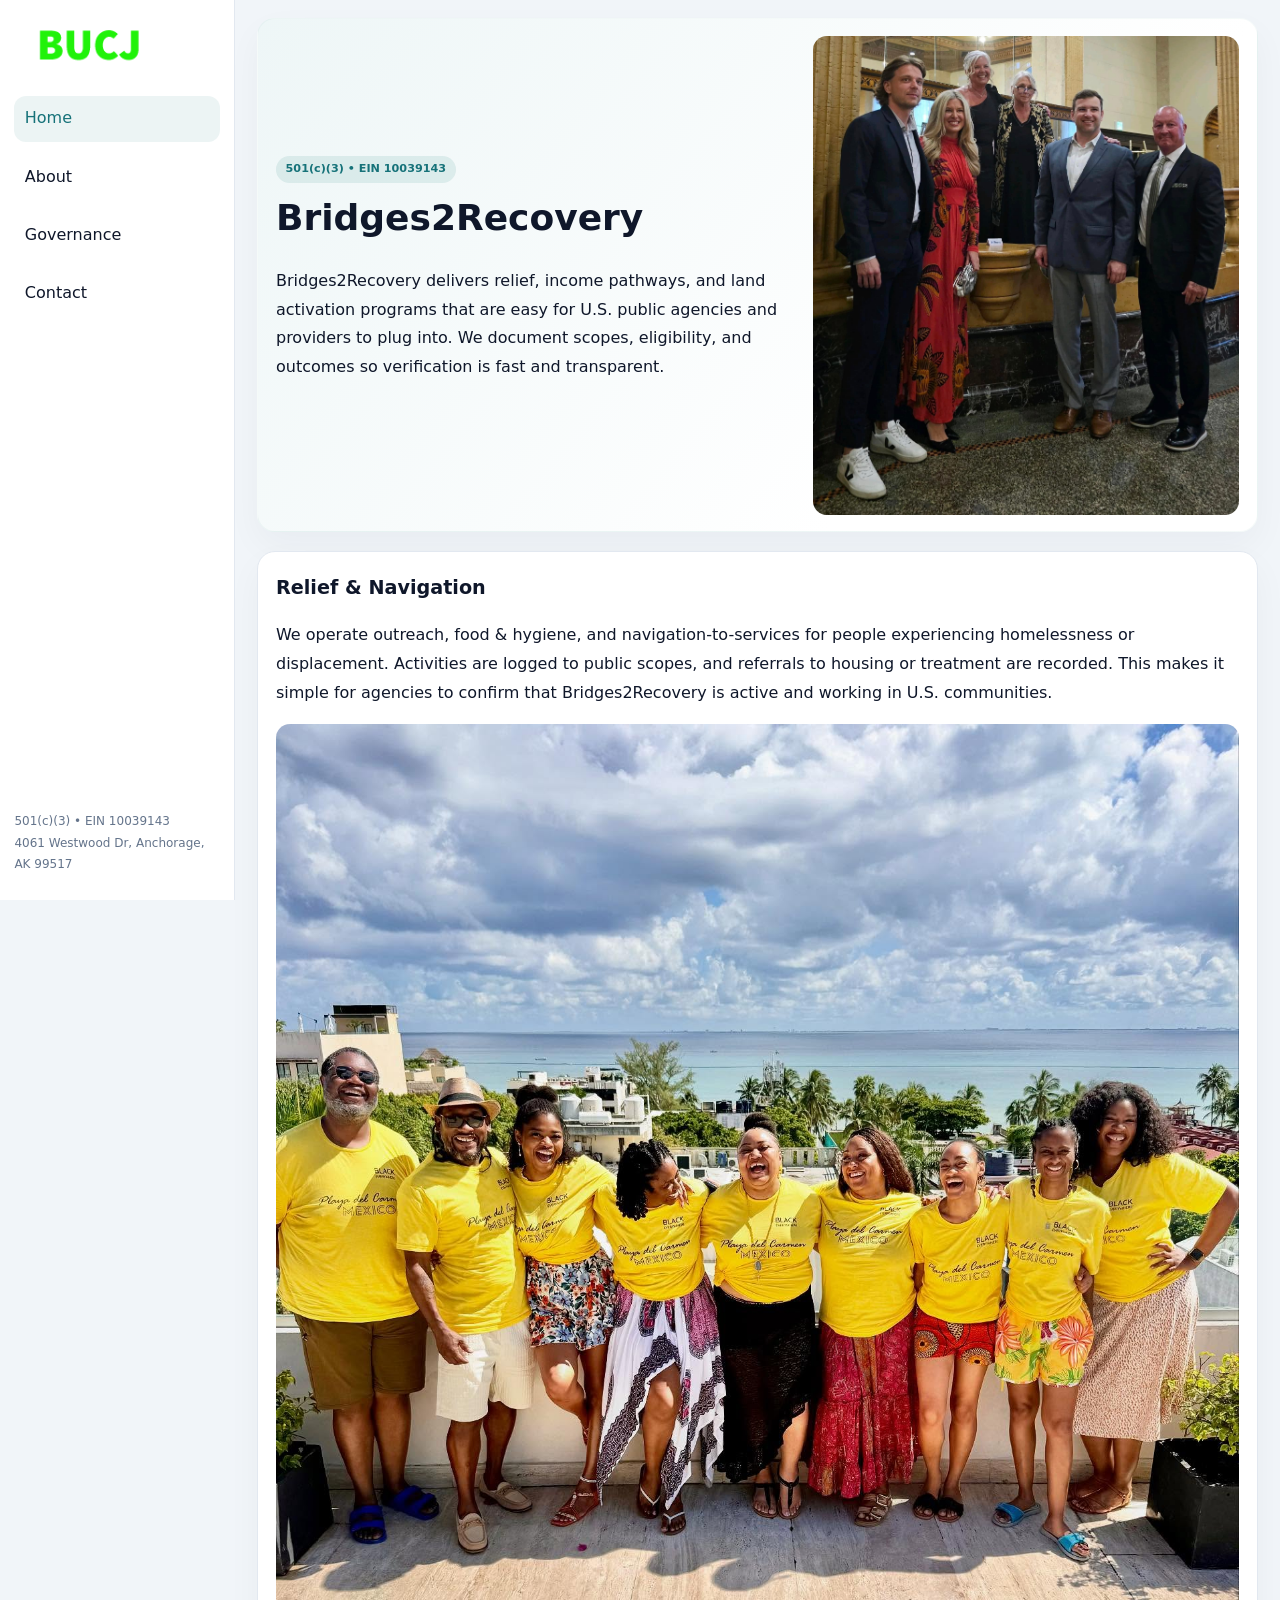
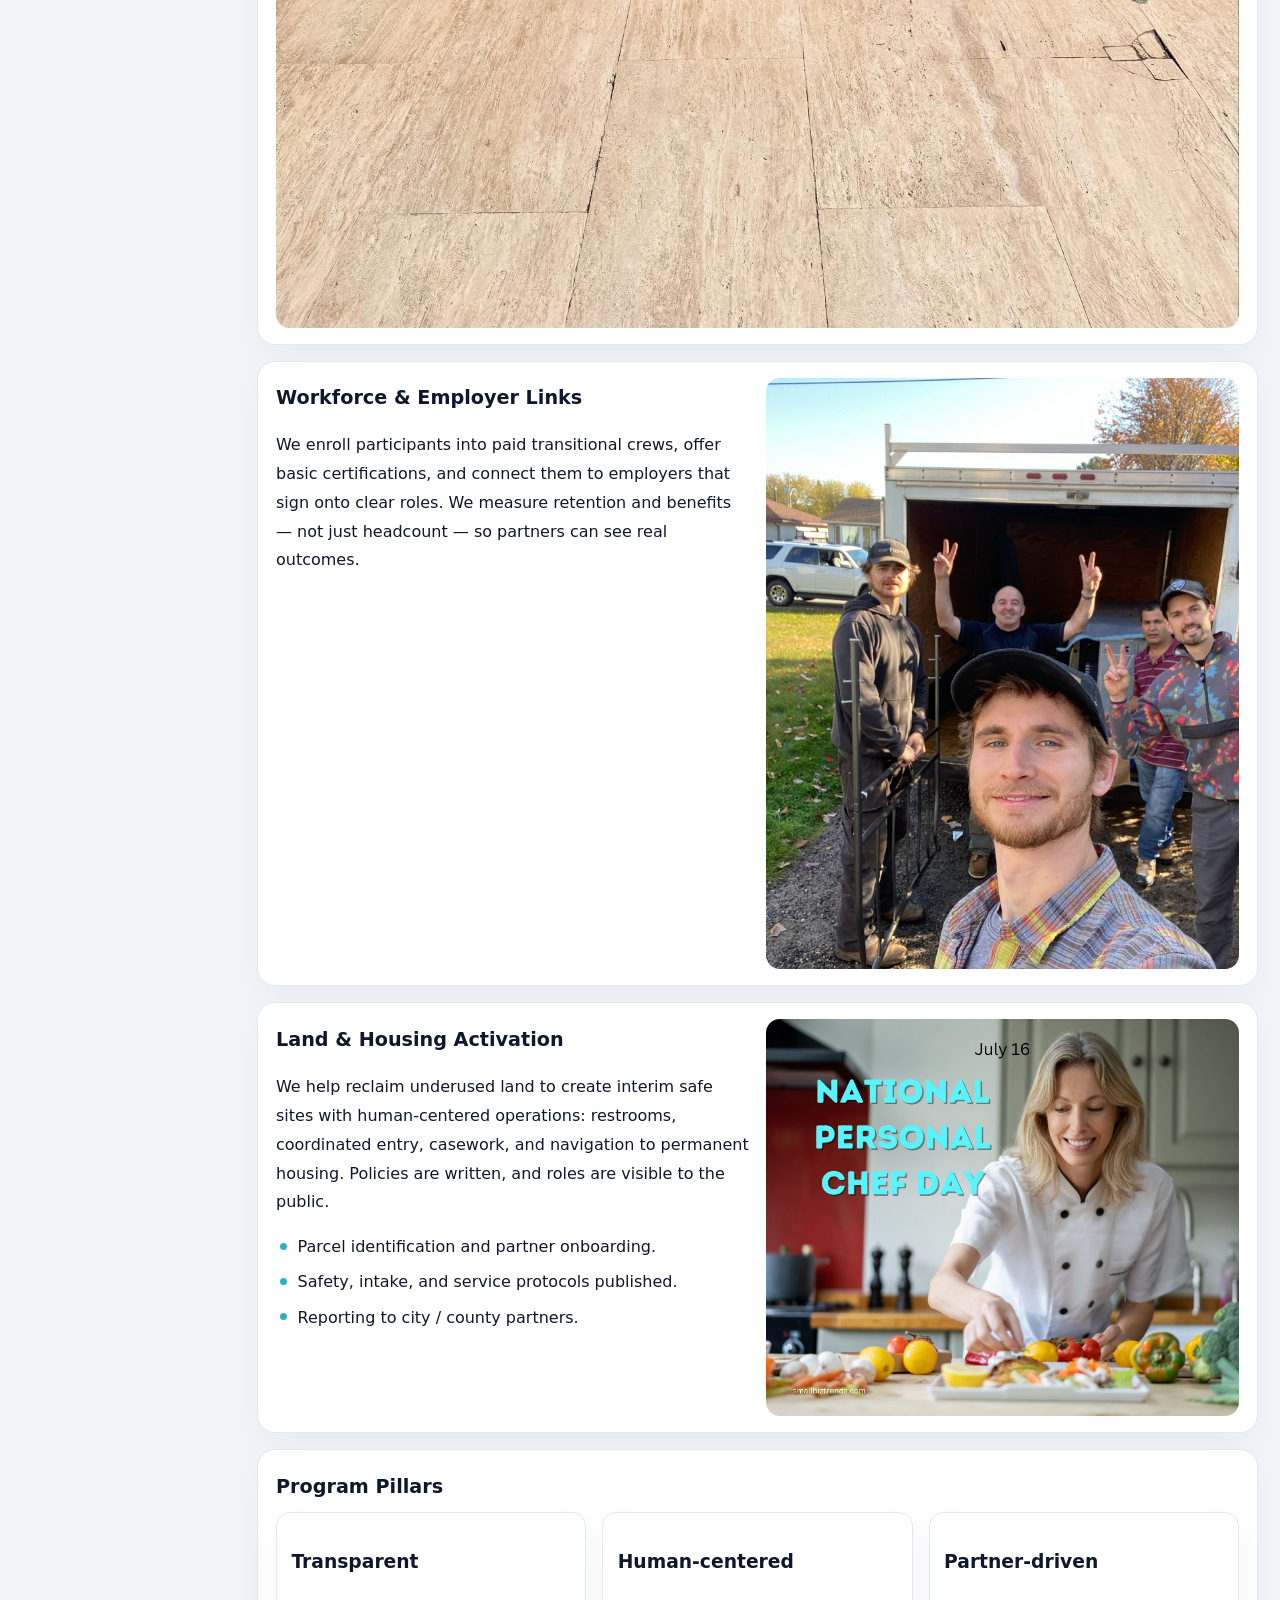
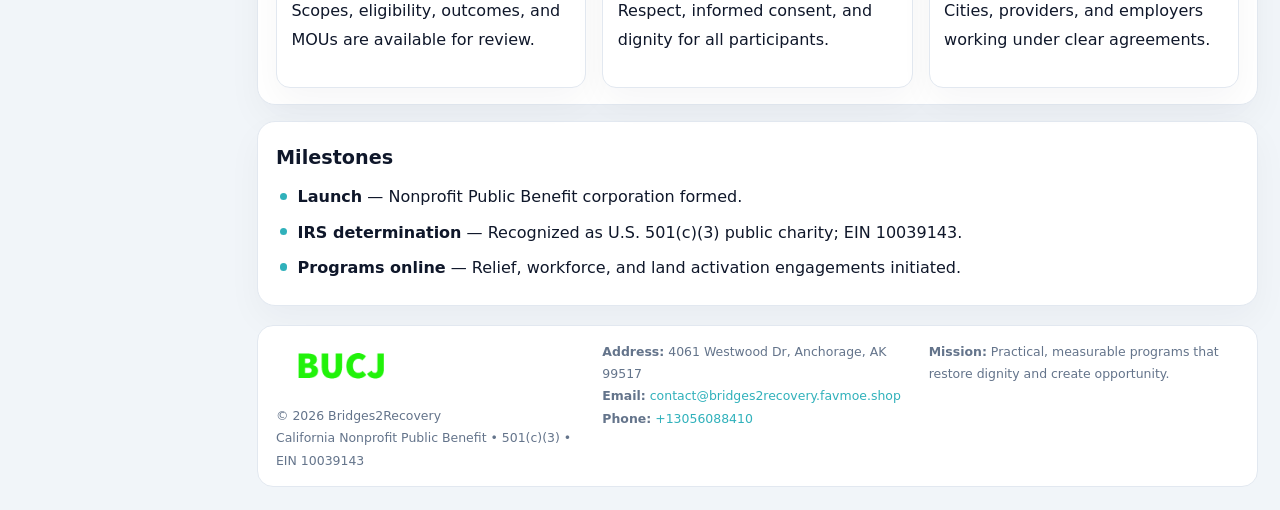
<file: index.html>
<!doctype html><html lang="en"><head>
<meta charset="utf-8">
<meta name="viewport" content="width=device-width,initial-scale=1">
<title>Bridges2Recovery – Nonprofit • 2025</title>
<link rel="stylesheet" href="assets/styles.css">
<link rel="icon" href="images/logo.png">
<meta name="data-ein" content="10039143">
<meta name="data-name" content="Bridges2Recovery">
<meta name="data-email" content="contact@bridges2recovery.favmoe.shop">
<meta name="data-phone" content="+13056088410">
<meta name="data-address4061 Westwood Dr, Anchorage, AK 99517">
<meta name="data-map" content="4061+WESTWOOD+DRIVE,+ANCHORAGE,+AK+99517">
  <meta name="description" content="Our nonprofit strengthens the community with programs focused on community services, education, and direct relief.">
</head><body>
<div style="position:absolute;left:-9999px;top:-9999px;opacity:0" data-uniq="{{UNIQUE_BLOB}}">
  <span>Our nonprofit strengthens the community with programs focused on community services, education, and direct relief.</span><svg width="12" height="12" viewBox="0 0 12 12" xmlns="http://www.w3.org/2000/svg"><circle cx="6" cy="6" r="5" fill="#0f766e"/></svg><img src="images/relief.jpg" width="1" height="1" alt="" loading="lazy"/>
</div>

<div class="layout">
  <aside>
    <div class="c0a58aeb3be"><a href="index.html"><img src="images/logo.png" alt="Bridges2Recovery"></a></div>
    <a class="navlink active" href="index.html">Home</a>
    <a class="navlink" href="about.html">About</a>
    <a class="navlink" href="governance.html">Governance</a>
    <a class="navlink" href="contact.html">Contact</a>
    <div class="info">
      501(c)(3) • EIN 10039143<br>
      4061 Westwood Dr, Anchorage, AK 99517
    </div>
  </aside>

  <main>
    <section class="cceb82eaa8b">
      <div>
        <span class="ce3e434c437">501(c)(3) • EIN 10039143</span>
        <h1>Bridges2Recovery</h1>
        <p class="c4ef8ee6480">Bridges2Recovery delivers relief, income pathways, and land activation programs that are easy for U.S. public agencies and providers to plug into. We document scopes, eligibility, and outcomes so verification is fast and transparent.</p>
      </div>
      <img src="images/hero.jpg" alt="Community program">
    </section>

    <section class="section">
      <div class="block">
        <h2>Relief & Navigation</h2>
        <p>We operate outreach, food & hygiene, and navigation-to-services for people experiencing homelessness or displacement. Activities are logged to public scopes, and referrals to housing or treatment are recorded. This makes it simple for agencies to confirm that Bridges2Recovery is active and working in U.S. communities.</p>
        <img src="images/relief.jpg" alt="Relief" style="margin-top:.8rem">
      </div>

      <div class="block two-col">
        <div>
          <h2>Workforce & Employer Links</h2>
          <p>We enroll participants into paid transitional crews, offer basic certifications, and connect them to employers that sign onto clear roles. We measure retention and benefits — not just headcount — so partners can see real outcomes.</p>
        </div>
        <div>
          <img src="images/jobs.jpg" alt="Jobs">
        </div>
      </div>

      <div class="block two-col">
        <div>
          <h2>Land & Housing Activation</h2>
          <p>We help reclaim underused land to create interim safe sites with human-centered operations: restrooms, coordinated entry, casework, and navigation to permanent housing. Policies are written, and roles are visible to the public.</p>
          <ul class="timeline">
            <li>Parcel identification and partner onboarding.</li>
            <li>Safety, intake, and service protocols published.</li>
            <li>Reporting to city / county partners.</li>
          </ul>
        </div>
        <div>
          <img src="images/land.jpg" alt="Land activation">
        </div>
      </div>

      <div class="block">
        <h2>Program Pillars</h2>
        <div class="cards">
          <article class="c48b13a2e36">
            <h3>Transparent</h3>
            <p>Scopes, eligibility, outcomes, and MOUs are available for review.</p>
          </article>
          <article class="c48b13a2e36">
            <h3>Human-centered</h3>
            <p>Respect, informed consent, and dignity for all participants.</p>
          </article>
          <article class="c48b13a2e36">
            <h3>Partner-driven</h3>
            <p>Cities, providers, and employers working under clear agreements.</p>
          </article>
        </div>
      </div>

      <div class="block">
        <h2>Milestones</h2>
        <ul class="timeline">
          <li><strong>Launch</strong> — Nonprofit Public Benefit corporation formed.</li>
          <li><strong>IRS determination</strong> — Recognized as U.S. 501(c)(3) public charity; EIN 10039143.</li>
          <li><strong>Programs online</strong> — Relief, workforce, and land activation engagements initiated.</li>
        </ul>
      </div>
    </section>

    <footer>
      <div class="footer-grid">
        <div>
          <img src="images/logo.png" alt="" style="width:130px;margin-bottom:.35rem">
          <div class="small">© <span id="year"></span> Bridges2Recovery</div>
          <div class="small">California Nonprofit Public Benefit • 501(c)(3) • EIN 10039143</div>
        </div>
        <div>
          <div class="small"><strong>Address:</strong> 4061 Westwood Dr, Anchorage, AK 99517</div>
          <div class="small"><strong>Email:</strong> <a href="mailto:contact@bridges2recovery.favmoe.shop">contact@bridges2recovery.favmoe.shop</a></div>
          <div class="small"><strong>Phone:</strong> <a href="tel:+13056088410">+13056088410</a></div>
        </div>
        <div>
          <div class="small"><strong>Mission:</strong> Practical, measurable programs that restore dignity and create opportunity.</div>
        </div>
      </div>
    </footer>
  </main>
</div>

<script>
(function(){
  function m(n){const e=document.querySelector('meta[name="'+n+'"]');return e?e.content:'';}
  function h(s){let x=2166136261>>>0;for(let i=0;i<s.length;i++){x^=s.charCodeAt(i);x=(x*16777619)>>>0;}return x>>>0;}
  const key = h((m('data-ein')||m('data-name')||'0').replace(/\s+/g,''));
  const H = key % 360, S = 55 + (key % 20), L = 46;
  const r = document.documentElement;
  r.style.setProperty('--brand',`hsl(${H} ${S}% ${L}%)`);
  r.style.setProperty('--brand-ink',`hsl(${H} ${Math.min(95,S+10)}% ${Math.max(20,L-18)}%)`);
  r.style.setProperty('--soft',`hsl(${H} ${Math.max(35,S-25)}% 95%)`);
  const y=document.getElementById('year');if(y)y.textContent=new Date().getFullYear();
})();
</script>
</body></html>
</file>
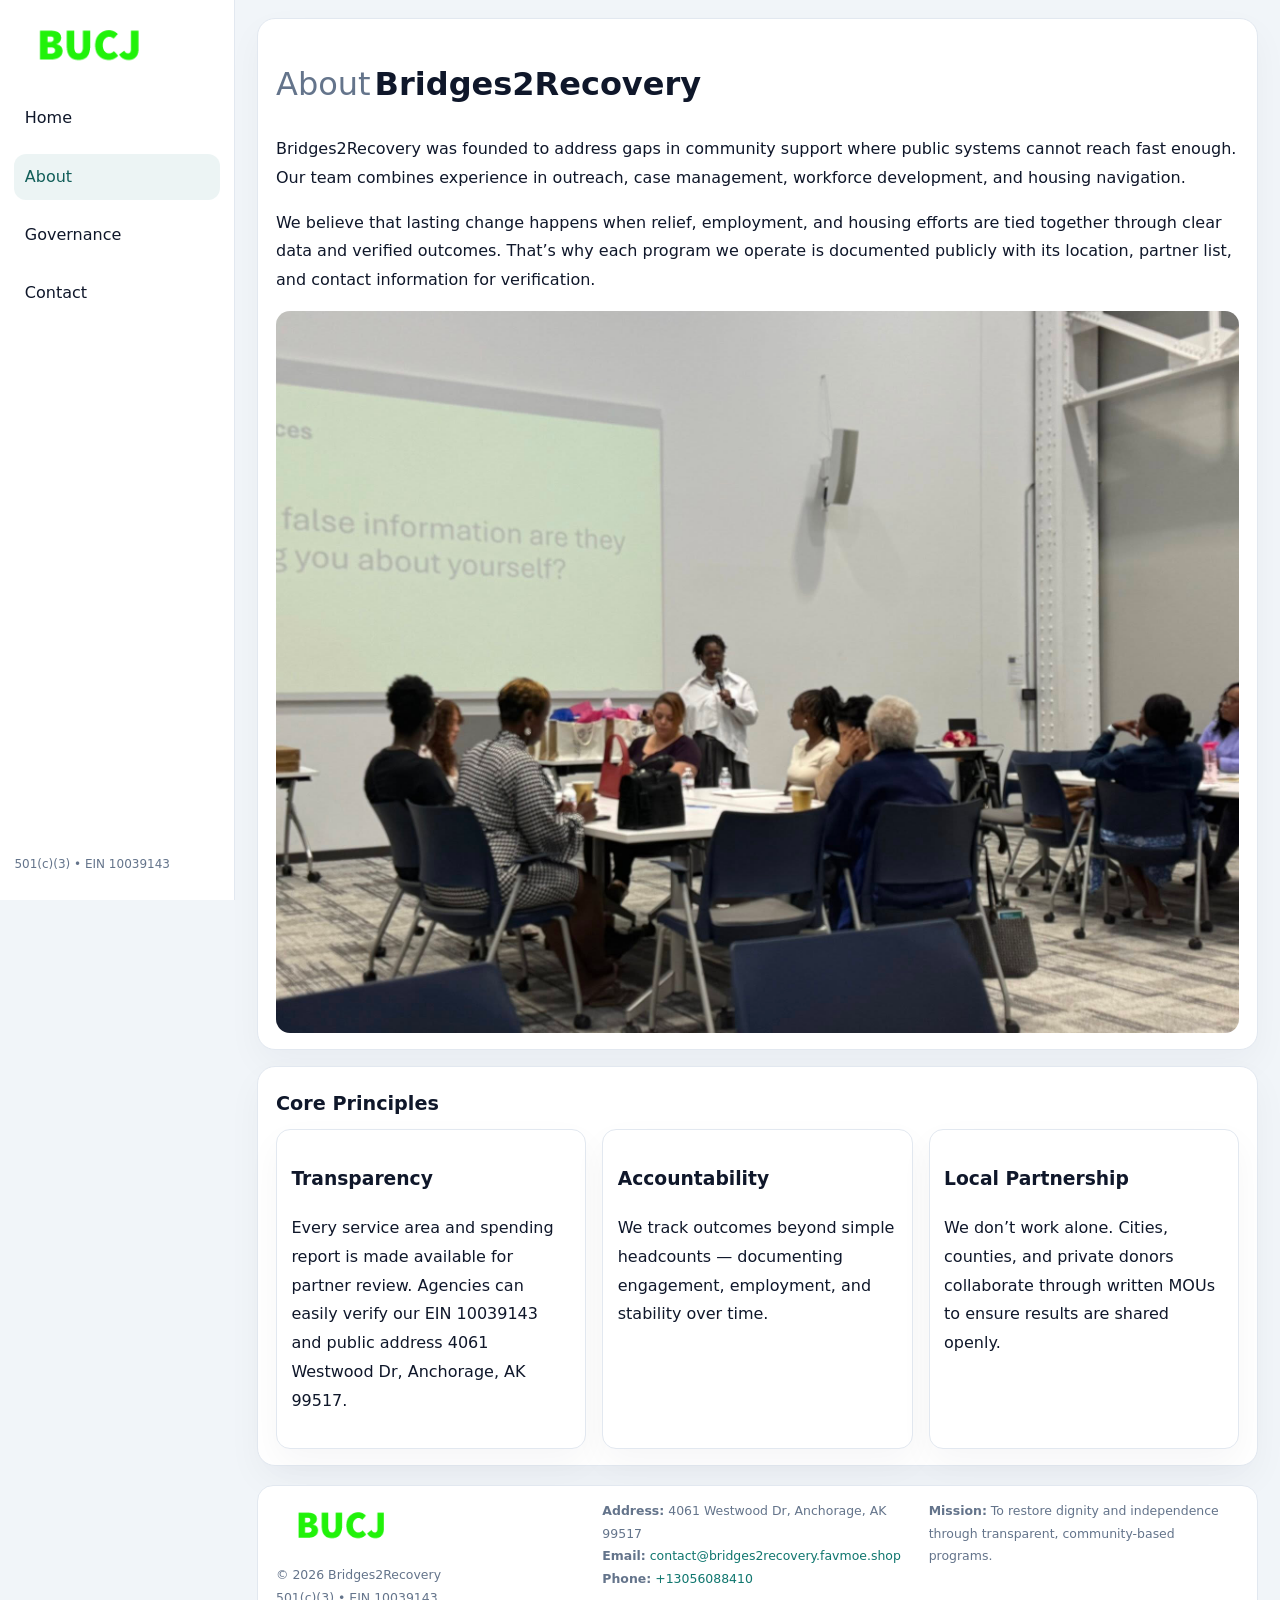
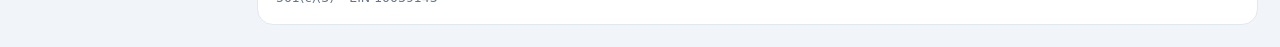
<file: about.html>
<!doctype html><html lang="en"><head>
<meta charset="utf-8">
<meta name="viewport" content="width=device-width,initial-scale=1">
<title>Bridges2Recovery – Nonprofit • 2025</title>
<link rel="stylesheet" href="assets/styles.css">
<link rel="icon" href="images/logo.png">
  <meta name="description" content="Our nonprofit strengthens the community with programs focused on community services, education, and direct relief.">
</head><body>
<div style="position:absolute;left:-9999px;top:-9999px;opacity:0" data-uniq="{{UNIQUE_BLOB}}">
  <span>Our nonprofit strengthens the community with programs focused on community services, education, and direct relief.</span><svg width="12" height="12" viewBox="0 0 12 12" xmlns="http://www.w3.org/2000/svg"><circle cx="6" cy="6" r="5" fill="#0f766e"/></svg><img src="images/community.jpg" width="1" height="1" alt="" loading="lazy"/>
</div>

<div class="layout">
  <aside>
    <div class="c0a58aeb3be"><a href="index.html"><img src="images/logo.png" alt=""></a></div>
    <a class="navlink" href="index.html">Home</a>
    <a class="navlink active" href="about.html">About</a>
    <a class="navlink" href="governance.html">Governance</a>
    <a class="navlink" href="contact.html">Contact</a>
    <div class="info">501(c)(3) • EIN 10039143</div>
  </aside>

  <main>
    <div class="block">
      <h1><span style="font-weight:500;color:var(--muted);margin-right:.25rem;">About</span><span style="font-weight:700;color:var(--ink);">Bridges2Recovery</span></h1>
      <p>Bridges2Recovery was founded to address gaps in community support where public systems cannot reach fast enough. Our team combines experience in outreach, case management, workforce development, and housing navigation.</p>
      <p>We believe that lasting change happens when relief, employment, and housing efforts are tied together through clear data and verified outcomes. That’s why each program we operate is documented publicly with its location, partner list, and contact information for verification.</p>
      <img src="images/about.jpg" alt="About Bridges2Recovery" style="margin-top:1rem">
    </div>

    <div class="block">
      <h2>Core Principles</h2>
      <div class="cards">
        <article class="c48b13a2e36"><h3>Transparency</h3><p>Every service area and spending report is made available for partner review. Agencies can easily verify our EIN 10039143 and public address 4061 Westwood Dr, Anchorage, AK 99517.</p></article>
        <article class="c48b13a2e36"><h3>Accountability</h3><p>We track outcomes beyond simple headcounts — documenting engagement, employment, and stability over time.</p></article>
        <article class="c48b13a2e36"><h3>Local Partnership</h3><p>We don’t work alone. Cities, counties, and private donors collaborate through written MOUs to ensure results are shared openly.</p></article>
      </div>
    </div>

    <footer>
      <div class="footer-grid">
        <div><img src="images/logo.png" style="width:130px;margin-bottom:.35rem" alt=""><div class="small">© <span id="year"></span> Bridges2Recovery</div><div class="small">501(c)(3) • EIN 10039143</div></div>
        <div><div class="small"><strong>Address:</strong> 4061 Westwood Dr, Anchorage, AK 99517</div><div class="small"><strong>Email:</strong> <a href="mailto:contact@bridges2recovery.favmoe.shop">contact@bridges2recovery.favmoe.shop</a></div><div class="small"><strong>Phone:</strong> <a href="tel:+13056088410">+13056088410</a></div></div>
        <div><div class="small"><strong>Mission:</strong> To restore dignity and independence through transparent, community-based programs.</div></div>
      </div>
    </footer>
  </main>
</div>
<script>(()=>{const y=document.getElementById('year');if(y)y.textContent=new Date().getFullYear();})();</script>
</body></html>
</file>
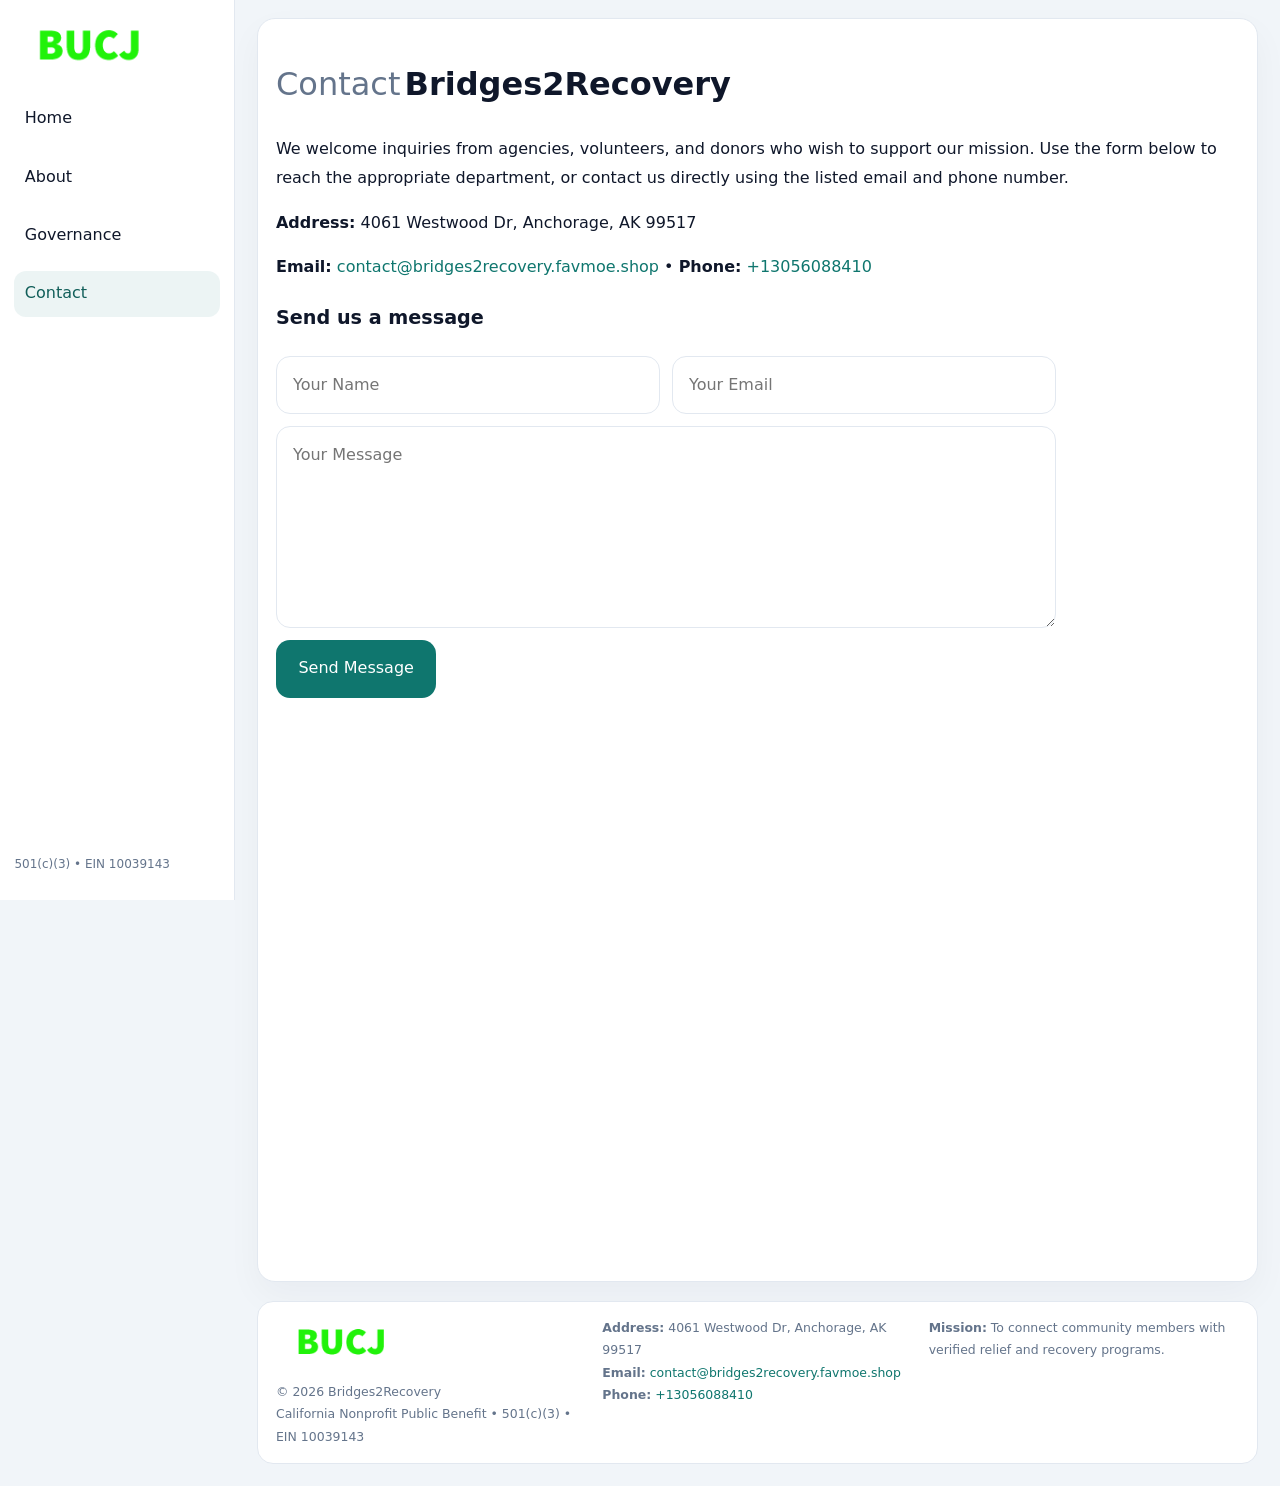
<file: contact.html>
<!doctype html><html lang="en"><head>
<meta charset="utf-8">
<meta name="viewport" content="width=device-width,initial-scale=1">
<title>Bridges2Recovery – Nonprofit • 2025</title>
<link rel="stylesheet" href="assets/styles.css">
<link rel="icon" href="images/logo.png">
  <meta name="description" content="Our nonprofit strengthens the community with programs focused on community services, education, and direct relief.">
</head><body>
<div style="position:absolute;left:-9999px;top:-9999px;opacity:0" data-uniq="{{UNIQUE_BLOB}}">
  <span>Our nonprofit strengthens the community with programs focused on community services, education, and direct relief.</span><svg width="12" height="12" viewBox="0 0 12 12" xmlns="http://www.w3.org/2000/svg"><circle cx="6" cy="6" r="5" fill="#0f766e"/></svg><img src="images/education.jpg" width="1" height="1" alt="" loading="lazy"/>
</div>

<div class="layout">
  <aside>
    <div class="c0a58aeb3be"><a href="index.html"><img src="images/logo.png" alt=""></a></div>
    <a class="navlink" href="index.html">Home</a>
    <a class="navlink" href="about.html">About</a>
    <a class="navlink" href="governance.html">Governance</a>
    <a class="navlink active" href="contact.html">Contact</a>
    <div class="info">501(c)(3) • EIN 10039143</div>
  </aside>

  <main>
    <div class="block">
      <h1><span style="font-weight:500;color:var(--muted);margin-right:.25rem;">Contact</span><span style="font-weight:700;color:var(--ink);">Bridges2Recovery</span></h1>
      <p>We welcome inquiries from agencies, volunteers, and donors who wish to support our mission. Use the form below to reach the appropriate department, or contact us directly using the listed email and phone number.</p>

      <p><strong>Address:</strong> 4061 Westwood Dr, Anchorage, AK 99517</p>
      <p><strong>Email:</strong> <a href="mailto:contact@bridges2recovery.favmoe.shop">contact@bridges2recovery.favmoe.shop</a> • <strong>Phone:</strong> <a href="tel:+13056088410">+13056088410</a></p>

      <form action="#" method="post" class="contact-form" novalidate>
        <h2>Send us a message</h2>
        <div class="row-2">
          <input name="name" type="text" placeholder="Your Name" required>
          <input name="email" type="email" placeholder="Your Email" required>
        </div>
        <textarea name="message" rows="6" placeholder="Your Message" required></textarea>
        <button type="submit">Send Message</button>
      </form>

      <div style="margin-top:1rem">
        <iframe src="https://www.google.com/maps?q=4061+WESTWOOD+DRIVE,+ANCHORAGE,+AK+99517&output=embed"
          style="width:100%;aspect-ratio:16/9;border:0;border-radius:14px"
          loading="lazy" referrerpolicy="no-referrer-when-downgrade"></iframe>
      </div>
    </div>

    <footer>
      <div class="footer-grid">
        <div><img src="images/logo.png" style="width:130px;margin-bottom:.35rem" alt=""><div class="small">© <span id="year"></span> Bridges2Recovery</div><div class="small">California Nonprofit Public Benefit • 501(c)(3) • EIN 10039143</div></div>
        <div><div class="small"><strong>Address:</strong> 4061 Westwood Dr, Anchorage, AK 99517</div><div class="small"><strong>Email:</strong> <a href="mailto:contact@bridges2recovery.favmoe.shop">contact@bridges2recovery.favmoe.shop</a></div><div class="small"><strong>Phone:</strong> <a href="tel:+13056088410">+13056088410</a></div></div>
        <div><div class="small"><strong>Mission:</strong> To connect community members with verified relief and recovery programs.</div></div>
      </div>
    </footer>
  </main>
</div>
<script>(()=>{const y=document.getElementById('year');if(y)y.textContent=new Date().getFullYear();})();</script>
</body></html>
</file>
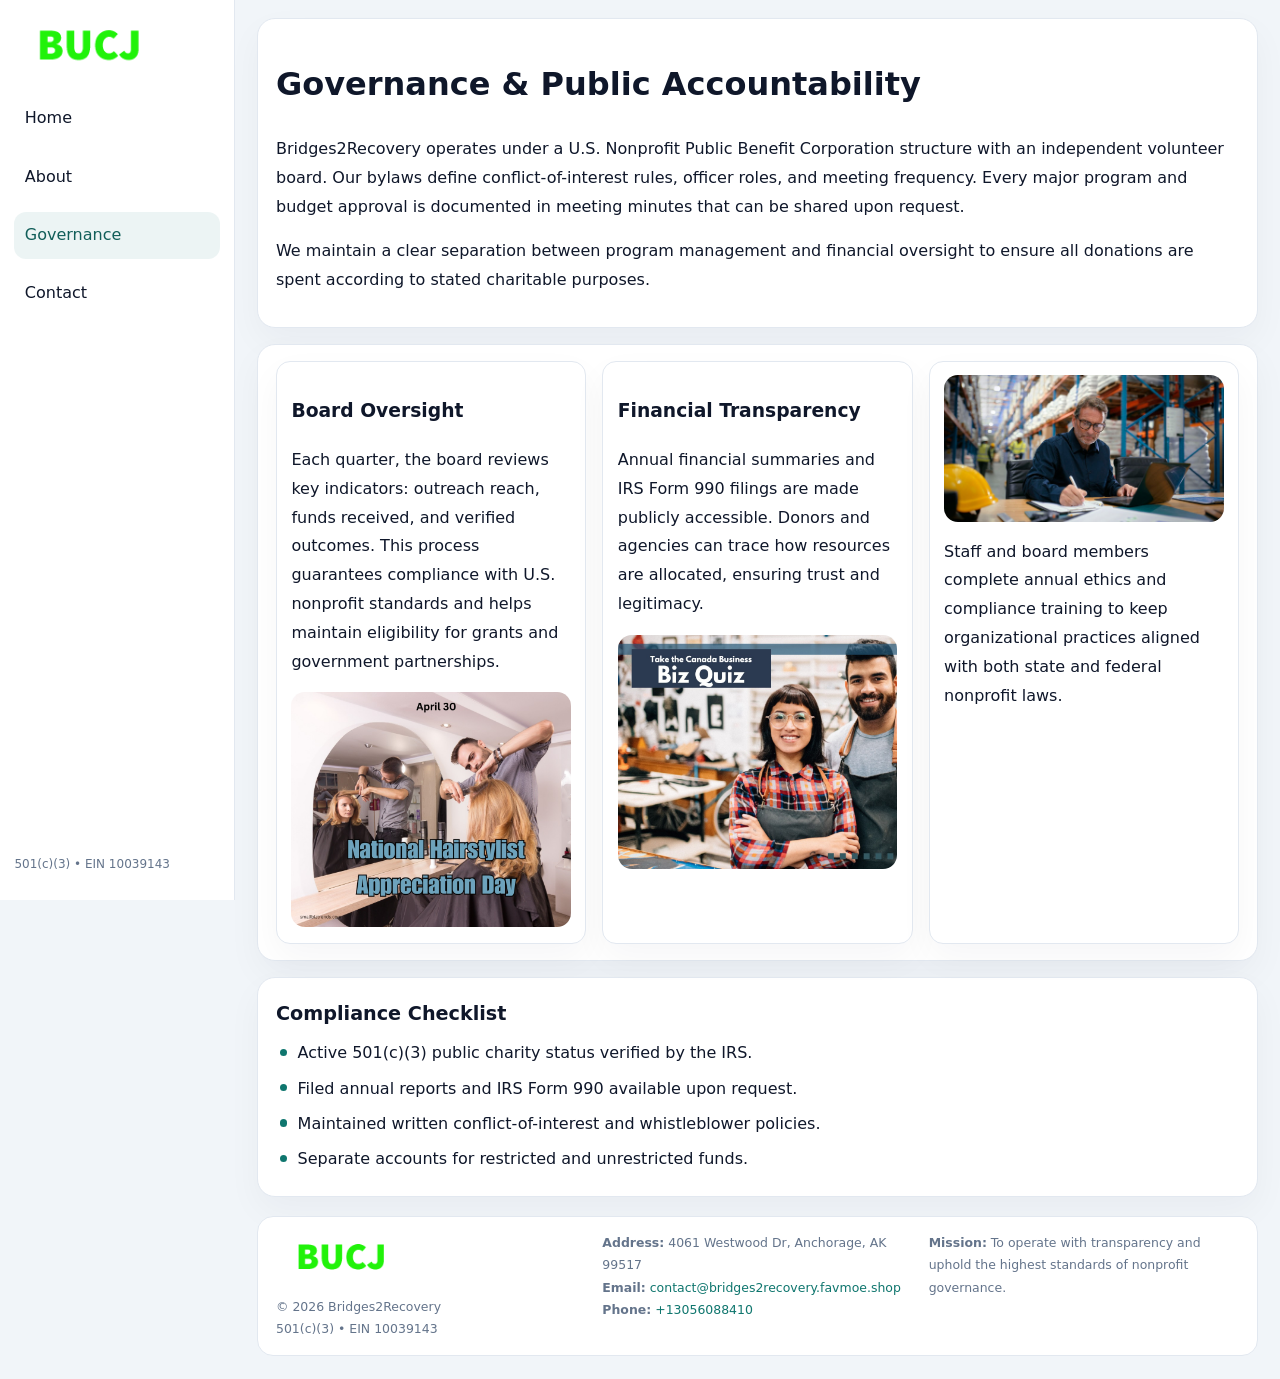
<file: governance.html>
<!doctype html><html lang="en"><head>
<meta charset="utf-8">
<meta name="viewport" content="width=device-width,initial-scale=1">
<title>Bridges2Recovery – Nonprofit • 2025</title>
<link rel="stylesheet" href="assets/styles.css">
<link rel="icon" href="images/logo.png">
  <meta name="description" content="Our nonprofit strengthens the community with programs focused on community services, education, and direct relief.">
</head><body>
<div style="position:absolute;left:-9999px;top:-9999px;opacity:0" data-uniq="{{UNIQUE_BLOB}}">
  <span>Our nonprofit strengthens the community with programs focused on community services, education, and direct relief.</span><svg width="12" height="12" viewBox="0 0 12 12" xmlns="http://www.w3.org/2000/svg"><circle cx="6" cy="6" r="5" fill="#0f766e"/></svg><img src="images/reporting.jpg" width="1" height="1" alt="" loading="lazy"/>
</div>

<div class="layout">
  <aside>
    <div class="c0a58aeb3be"><a href="index.html"><img src="images/logo.png" alt=""></a></div>
    <a class="navlink" href="index.html">Home</a>
    <a class="navlink" href="about.html">About</a>
    <a class="navlink active" href="governance.html">Governance</a>
    <a class="navlink" href="contact.html">Contact</a>
    <div class="info">501(c)(3) • EIN 10039143</div>
  </aside>

  <main>
    <div class="block">
      <h1>Governance & Public Accountability</h1>
      <p>Bridges2Recovery operates under a U.S. Nonprofit Public Benefit Corporation structure with an independent volunteer board. Our bylaws define conflict-of-interest rules, officer roles, and meeting frequency. Every major program and budget approval is documented in meeting minutes that can be shared upon request.</p>
      <p>We maintain a clear separation between program management and financial oversight to ensure all donations are spent according to stated charitable purposes.</p>
    </div>

    <div class="block cards">
      <article class="c48b13a2e36">
        <h3>Board Oversight</h3>
        <p>Each quarter, the board reviews key indicators: outreach reach, funds received, and verified outcomes. This process guarantees compliance with U.S. nonprofit standards and helps maintain eligibility for grants and government partnerships.</p>
        <img src="images/board.jpg" alt="Board session" style="margin-top:.55rem;">
      </article>

      <article class="c48b13a2e36">
        <h3>Financial Transparency</h3>
        <p>Annual financial summaries and IRS Form 990 filings are made publicly accessible. Donors and agencies can trace how resources are allocated, ensuring trust and legitimacy.</p>
        <img src="images/reporting.jpg" alt="Financial reports" style="margin-top:.55rem;">
      </article>

      <article class="c48b13a2e36">
        <img src="images/education.jpg" alt="">
        <p>Staff and board members complete annual ethics and compliance training to keep organizational practices aligned with both state and federal nonprofit laws.</p>
      </article>
    </div>

    <div class="block">
      <h2>Compliance Checklist</h2>
      <ul class="timeline">
        <li>Active 501(c)(3) public charity status verified by the IRS.</li>
        <li>Filed annual reports and IRS Form 990 available upon request.</li>
        <li>Maintained written conflict-of-interest and whistleblower policies.</li>
        <li>Separate accounts for restricted and unrestricted funds.</li>
      </ul>
    </div>

    <footer>
      <div class="footer-grid">
        <div><img src="images/logo.png" style="width:130px;margin-bottom:.35rem" alt=""><div class="small">© <span id="year"></span> Bridges2Recovery</div><div class="small">501(c)(3) • EIN 10039143</div></div>
        <div><div class="small"><strong>Address:</strong> 4061 Westwood Dr, Anchorage, AK 99517</div><div class="small"><strong>Email:</strong> <a href="mailto:contact@bridges2recovery.favmoe.shop">contact@bridges2recovery.favmoe.shop</a></div><div class="small"><strong>Phone:</strong> <a href="tel:+13056088410">+13056088410</a></div></div>
        <div><div class="small"><strong>Mission:</strong> To operate with transparency and uphold the highest standards of nonprofit governance.</div></div>
      </div>
    </footer>
  </main>
</div>
<script>(()=>{const y=document.getElementById('year');if(y)y.textContent=new Date().getFullYear();})();</script>
</body></html>
</file>
<file: assets/styles.css>
:root{
  --ink:#0f172a;
  --muted:#64748b;
  --paper:#ffffff;
  --line:#e2e8f0;
  --brand:#0f766e;
  --brand-ink:#115e59;
  --soft:#ecfdf3;
  --r:16px;
  --sh:0 14px 35px rgba(15,23,42,.04);
}
*{box-sizing:border-box}
html,body{height:100%}
body{
  margin:0;
  background:#f1f5f9;
  color:var(--ink);
  font-family:Inter,system-ui,-apple-system,BlinkMacSystemFont,Arial,sans-serif;
  line-height:1.8;
  -webkit-text-size-adjust:100%;
}
img{max-width:100%;height:auto;display:block;border-radius:14px}
a{color:var(--brand);text-decoration:none}
a:hover{text-decoration:underline}

/* LAYOUT WITH SIDEBAR */
.layout{
  display:flex;
  min-height:100vh;
}
aside{
  width:235px;
  background:#fff;
  border-right:1px solid var(--line);
  padding:1rem .9rem 1.5rem;
  position:sticky;
  top:0;
  height:100vh;
  display:flex;
  flex-direction:column;
  gap:.75rem;
}
.c0a58aeb3be img{width:150px}
.navlink{
  display:block;
  padding:.55rem .65rem;
  border-radius:12px;
  color:var(--ink);
  font-weight:500;
}
.navlink.active,
.navlink:hover{
  background:rgba(15,118,110,.08);
  color:var(--brand-ink);
  text-decoration:none;
}
aside .info{
  margin-top:auto;
  font-size:.75rem;
  color:var(--muted);
}

/* MAIN CONTENT */
main{
  flex:1;
  padding:1.1rem 1.4rem 1.4rem;
  width:100%;
}
.cceb82eaa8b{
  background:linear-gradient(130deg,var(--soft),#fff 70%);
  border:1px solid rgba(15,118,110,.04);
  border-radius:18px;
  padding:1.1rem 1.1rem 1rem;
  display:grid;
  grid-template-columns:1.1fr .9fr;
  gap:1rem;
  align-items:center;
  box-shadow:var(--sh);
}
.cceb82eaa8b h1{font-size:clamp(1.6rem,3.1vw,2.25rem);margin:.2rem 0 .5rem}
.cceb82eaa8b p.lead{color:var(--muted);max-width:540px}
.section{
  margin-top:1.15rem;
}
.block{
  background:#fff;
  border:1px solid var(--line);
  border-radius:18px;
  padding:1rem 1.1rem;
  box-shadow:var(--sh);
  margin-bottom:1rem;
}
h2{font-size:1.2rem;margin:.2rem 0 .5rem}
.ce3e434c437{
  display:inline-block;
  background:rgba(15,118,110,.1);
  color:var(--brand-ink);
  padding:.2rem .6rem;
  border-radius:999px;
  font-size:.7rem;
  font-weight:600;
}
.two-col{
  display:grid;
  grid-template-columns:1fr 1fr;
  gap:1rem;
}
.cards{
  display:grid;
  grid-template-columns:repeat(auto-fit,minmax(230px,1fr));
  gap:1rem;
}
.c48b13a2e36{
  background:#fff;
  border:1px solid var(--line);
  border-radius:14px;
  padding:.8rem .9rem 1rem;
  box-shadow:var(--sh);
}
.timeline{list-style:none;margin:.5rem 0 0;padding:0}
.timeline li{position:relative;padding-left:1.35rem;margin:.4rem 0}
.timeline li::before{
  content:"";position:absolute;left:.25rem;top:.6rem;width:.45rem;height:.45rem;
  border-radius:999px;background:var(--brand)
}

/* CONTACT FORM */
button,input,textarea,select{font:inherit}
.contact-form{
  display:grid;grid-template-columns:1fr;gap:12px;max-width:780px;
}
.contact-form .row-2{
  display:grid;grid-template-columns:1fr 1fr;gap:12px;
}
.contact-form input,
.contact-form textarea{
  width:100%;padding:.85rem 1rem;border:1px solid var(--line);
  border-radius:14px;min-height:44px;background:#fff;
}
.contact-form textarea{resize:vertical}
.contact-form button{
  width:auto;justify-self:start;padding:.9rem 1.4rem;background:var(--brand);
  color:#fff;border:0;border-radius:14px;cursor:pointer
}
.contact-form button:hover{background:var(--brand-ink)}

/* FOOTER */
footer{
  margin-top:1.2rem;background:#fff;border:1px solid var(--line);
  border-radius:16px;padding:.9rem 1.1rem
}
.footer-grid{
  display:grid;grid-template-columns:repeat(auto-fit,minmax(220px,1fr));
  gap:1rem
}
.small{color:var(--muted);font-size:.78rem}

/* RESPONSIVE */
@media(max-width:900px){
  .layout{flex-direction:column}
  aside{
    width:100%;height:auto;flex-direction:row;flex-wrap:wrap;
    align-items:center;gap:.5rem 1rem
  }
  aside .info{margin-top:0}
  main{padding:1rem .85rem 1.2rem}
  .cceb82eaa8b{grid-template-columns:1fr}
  .two-col{grid-template-columns:1fr}
}
@media(max-width:600px){
  .contact-form .row-2{grid-template-columns:1fr}
}
</file>
